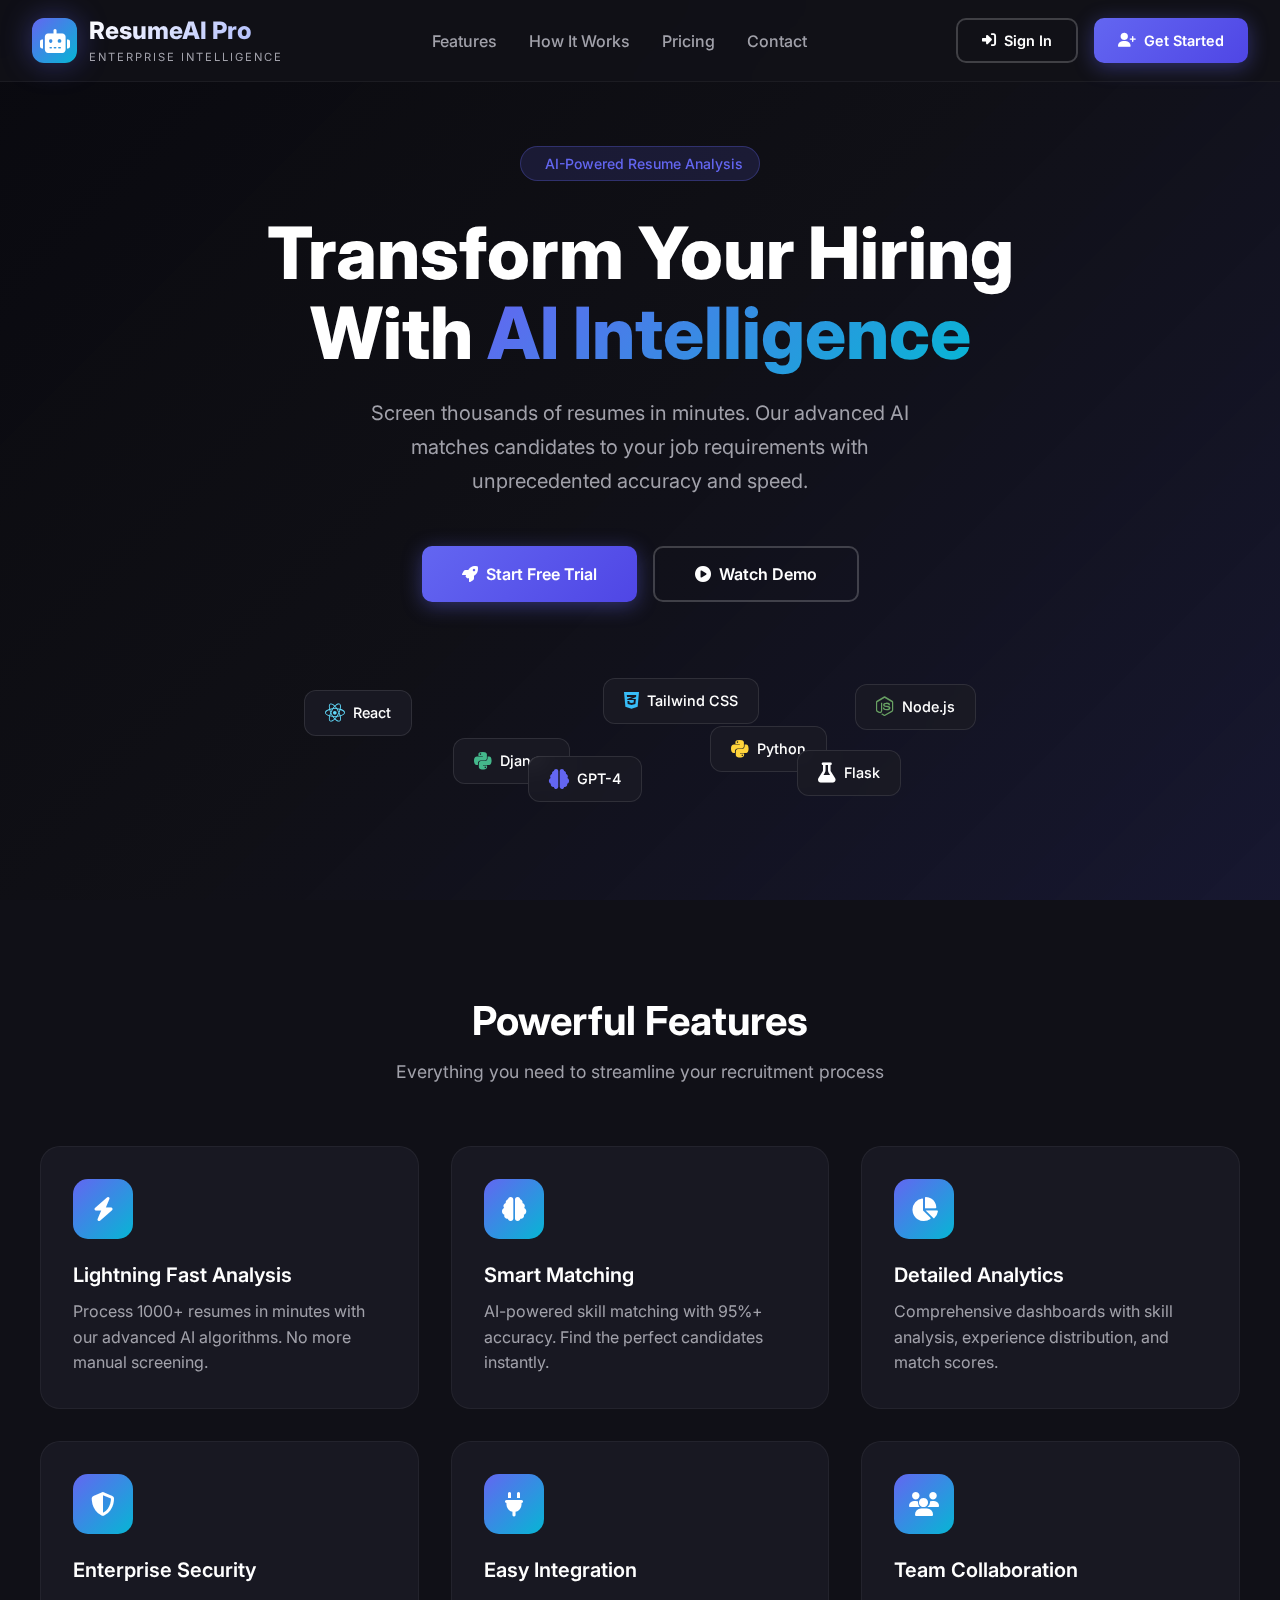
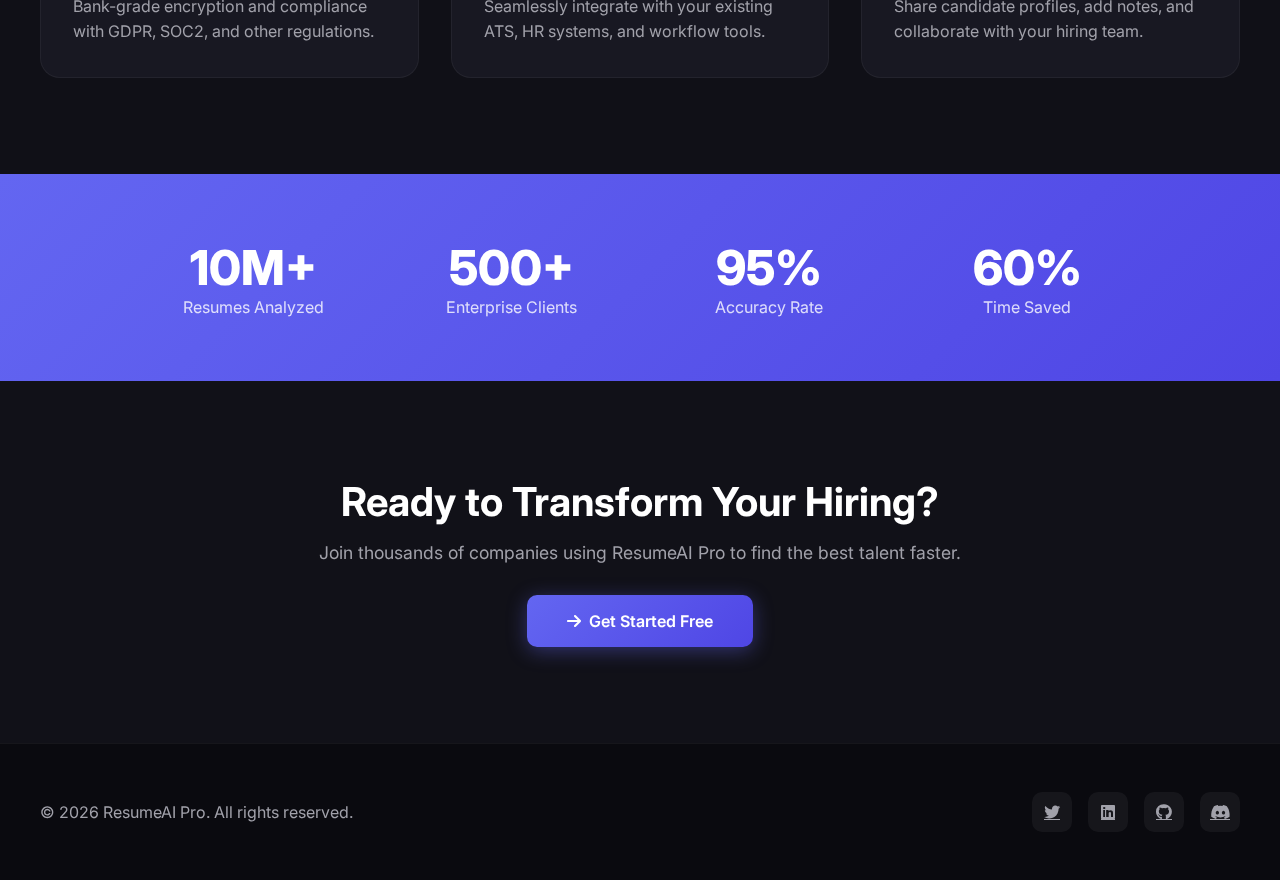
<file: Resume Analyzer/templates/landing.html>
<!DOCTYPE html>
<html lang="en">
<head>
    <meta charset="UTF-8">
    <meta name="viewport" content="width=device-width, initial-scale=1.0">
    <title>ResumeAI Pro | AI-Powered Resume Intelligence Platform</title>
    <link rel="preconnect" href="https://fonts.googleapis.com">
    <link rel="preconnect" href="https://fonts.gstatic.com" crossorigin>
    <link href="https://fonts.googleapis.com/css2?family=Inter:wght@300;400;500;600;700;800;900&family=JetBrains+Mono:wght@400;500;600&family=Playfair+Display:wght@700&display=swap" rel="stylesheet">
    <link rel="stylesheet" href="https://cdnjs.cloudflare.com/ajax/libs/font-awesome/6.5.1/css/all.min.css">
    <style>
        * {
            margin: 0;
            padding: 0;
            box-sizing: border-box;
        }

        :root {
            --primary: #6366f1;
            --primary-dark: #4f46e5;
            --accent: #06b6d4;
            --success: #22c55e;
            --warning: #f59e0b;
            --danger: #ef4444;
            --dark: #0a0a0f;
            --surface: #111118;
            --card: rgba(26, 26, 36, 0.9);
            --text: #ffffff;
            --text-muted: #a1a1aa;
        }

        body {
            font-family: 'Inter', -apple-system, BlinkMacSystemFont, 'Segoe UI', Roboto, sans-serif;
            background: var(--dark);
            color: var(--text);
            min-height: 100vh;
            overflow-x: hidden;
        }

        /* Hero Background */
        .hero-bg {
            position: fixed;
            top: 0;
            left: 0;
            width: 100%;
            height: 100%;
            background-image: url('https://st3.depositphotos.com/1177973/18503/i/450/depositphotos_185036632-stock-photo-woman-resume-form-table-job.jpg');
            background-size: cover;
            background-position: center;
            background-attachment: fixed;
            z-index: -2;
        }

        .hero-overlay {
            position: fixed;
            top: 0;
            left: 0;
            width: 100%;
            height: 100%;
            background: linear-gradient(135deg, rgba(10, 10, 15, 0.92) 0%, rgba(17, 17, 24, 0.88) 50%, rgba(99, 102, 241, 0.15) 100%);
            z-index: -1;
        }

        /* Navigation */
        .navbar {
            position: fixed;
            top: 0;
            left: 0;
            right: 0;
            padding: 1rem 2rem;
            display: flex;
            justify-content: space-between;
            align-items: center;
            z-index: 1000;
            backdrop-filter: blur(20px);
            background: rgba(17, 17, 24, 0.8);
            border-bottom: 1px solid rgba(255, 255, 255, 0.05);
        }

        .logo {
            display: flex;
            align-items: center;
            gap: 0.75rem;
        }

        .logo-icon {
            width: 45px;
            height: 45px;
            background: linear-gradient(135deg, var(--primary), var(--accent));
            border-radius: 12px;
            display: flex;
            align-items: center;
            justify-content: center;
            font-size: 1.5rem;
            box-shadow: 0 0 30px rgba(99, 102, 241, 0.4);
        }

        .logo-text h1 {
            font-size: 1.5rem;
            font-weight: 800;
            background: linear-gradient(135deg, #fff, #a5b4fc);
            -webkit-background-clip: text;
            background-clip: text;
            -webkit-text-fill-color: transparent;
            color: transparent;
        }

        .logo-text span {
            font-size: 0.7rem;
            color: var(--text-muted);
            letter-spacing: 2px;
            text-transform: uppercase;
        }

        .nav-links {
            display: flex;
            align-items: center;
            gap: 2rem;
        }

        .nav-links a {
            color: var(--text-muted);
            text-decoration: none;
            font-weight: 500;
            transition: color 0.3s;
        }

        .nav-links a:hover {
            color: var(--text);
        }

        .nav-buttons {
            display: flex;
            gap: 1rem;
        }

        .btn {
            padding: 0.75rem 1.5rem;
            border-radius: 10px;
            font-weight: 600;
            font-size: 0.9rem;
            cursor: pointer;
            transition: all 0.3s;
            text-decoration: none;
            display: inline-flex;
            align-items: center;
            gap: 0.5rem;
            border: none;
        }

        .btn-outline {
            background: transparent;
            border: 2px solid rgba(255, 255, 255, 0.2);
            color: var(--text);
        }

        .btn-outline:hover {
            border-color: var(--primary);
            background: rgba(99, 102, 241, 0.1);
        }

        .btn-primary {
            background: linear-gradient(135deg, var(--primary), var(--primary-dark));
            color: white;
            box-shadow: 0 4px 20px rgba(99, 102, 241, 0.4);
        }

        .btn-primary:hover {
            transform: translateY(-2px);
            box-shadow: 0 6px 30px rgba(99, 102, 241, 0.5);
        }

        /* Hero Section */
        .hero {
            min-height: 100vh;
            display: flex;
            align-items: center;
            justify-content: center;
            padding: 6rem 2rem 4rem;
        }

        .hero-content {
            max-width: 1200px;
            text-align: center;
        }

        .hero-badge {
            display: inline-flex;
            align-items: center;
            gap: 0.5rem;
            padding: 0.5rem 1rem;
            background: rgba(99, 102, 241, 0.15);
            border: 1px solid rgba(99, 102, 241, 0.3);
            border-radius: 50px;
            color: var(--primary);
            font-size: 0.875rem;
            font-weight: 500;
            margin-bottom: 2rem;
            animation: fadeInUp 0.6s ease;
        }

        .hero-title {
            font-size: clamp(2.5rem, 6vw, 4.5rem);
            font-weight: 800;
            line-height: 1.1;
            margin-bottom: 1.5rem;
            animation: fadeInUp 0.6s ease 0.1s both;
        }

        .hero-title span {
            background: linear-gradient(135deg, var(--primary), var(--accent));
            -webkit-background-clip: text;
            background-clip: text;
            -webkit-text-fill-color: transparent;
            color: transparent;
        }

        .hero-subtitle {
            font-size: 1.25rem;
            color: var(--text-muted);
            max-width: 600px;
            margin: 0 auto 3rem;
            line-height: 1.7;
            animation: fadeInUp 0.6s ease 0.2s both;
        }

        .hero-cta {
            display: flex;
            justify-content: center;
            gap: 1rem;
            margin-bottom: 4rem;
            animation: fadeInUp 0.6s ease 0.3s both;
        }

        .btn-large {
            padding: 1rem 2.5rem;
            font-size: 1rem;
        }

        /* Floating Tech Badges */
        .floating-badges {
            position: relative;
            height: 120px;
            margin-top: 2rem;
            animation: fadeInUp 0.6s ease 0.4s both;
        }

        .tech-badge {
            position: absolute;
            padding: 0.75rem 1.25rem;
            background: var(--card);
            border: 1px solid rgba(255, 255, 255, 0.1);
            border-radius: 12px;
            display: flex;
            align-items: center;
            gap: 0.5rem;
            font-weight: 500;
            font-size: 0.9rem;
            backdrop-filter: blur(10px);
            animation: float 3s ease-in-out infinite;
            cursor: pointer;
            transition: all 0.3s;
        }

        .tech-badge:hover {
            transform: scale(1.1);
            border-color: var(--primary);
            box-shadow: 0 0 20px rgba(99, 102, 241, 0.3);
        }

        .tech-badge i {
            font-size: 1.25rem;
        }

        .tech-badge.react { left: 5%; top: 20%; animation-delay: 0s; }
        .tech-badge.react i { color: #61dafb; }
        
        .tech-badge.django { left: 25%; top: 60%; animation-delay: 0.5s; }
        .tech-badge.django i { color: #44b78b; }
        
        .tech-badge.tailwind { left: 45%; top: 10%; animation-delay: 1s; }
        .tech-badge.tailwind i { color: #38bdf8; }
        
        .tech-badge.python { right: 25%; top: 50%; animation-delay: 1.5s; }
        .tech-badge.python i { color: #ffd43b; }
        
        .tech-badge.nodejs { right: 5%; top: 15%; animation-delay: 2s; }
        .tech-badge.nodejs i { color: #68a063; }

        .tech-badge.ai { left: 35%; top: 75%; animation-delay: 0.7s; }
        .tech-badge.ai i { color: var(--primary); }

        .tech-badge.flask { right: 15%; top: 70%; animation-delay: 1.2s; }
        .tech-badge.flask i { color: #ffffff; }

        @keyframes float {
            0%, 100% { transform: translateY(0); }
            50% { transform: translateY(-15px); }
        }

        /* Features Section */
        .features {
            padding: 6rem 2rem;
            background: rgba(17, 17, 24, 0.95);
        }

        .section-header {
            text-align: center;
            margin-bottom: 4rem;
        }

        .section-header h2 {
            font-size: 2.5rem;
            font-weight: 700;
            margin-bottom: 1rem;
        }

        .section-header p {
            color: var(--text-muted);
            font-size: 1.1rem;
            max-width: 600px;
            margin: 0 auto;
        }

        .features-grid {
            display: grid;
            grid-template-columns: repeat(auto-fit, minmax(300px, 1fr));
            gap: 2rem;
            max-width: 1200px;
            margin: 0 auto;
        }

        .feature-card {
            background: var(--card);
            border: 1px solid rgba(255, 255, 255, 0.05);
            border-radius: 20px;
            padding: 2rem;
            transition: all 0.3s;
        }

        .feature-card:hover {
            transform: translateY(-5px);
            border-color: rgba(99, 102, 241, 0.3);
            box-shadow: 0 20px 40px rgba(0, 0, 0, 0.3);
        }

        .feature-icon {
            width: 60px;
            height: 60px;
            background: linear-gradient(135deg, var(--primary), var(--accent));
            border-radius: 15px;
            display: flex;
            align-items: center;
            justify-content: center;
            font-size: 1.5rem;
            margin-bottom: 1.5rem;
        }

        .feature-card h3 {
            font-size: 1.25rem;
            font-weight: 600;
            margin-bottom: 0.75rem;
        }

        .feature-card p {
            color: var(--text-muted);
            line-height: 1.6;
        }

        /* Stats Section */
        .stats {
            padding: 4rem 2rem;
            background: linear-gradient(135deg, var(--primary), var(--primary-dark));
        }

        .stats-grid {
            display: grid;
            grid-template-columns: repeat(4, 1fr);
            gap: 2rem;
            max-width: 1000px;
            margin: 0 auto;
        }

        .stat-item {
            text-align: center;
        }

        .stat-number {
            font-size: 3rem;
            font-weight: 800;
            display: block;
        }

        .stat-label {
            color: rgba(255, 255, 255, 0.8);
            font-size: 1rem;
        }

        /* CTA Section */
        .cta {
            padding: 6rem 2rem;
            text-align: center;
            background: var(--surface);
        }

        .cta h2 {
            font-size: 2.5rem;
            font-weight: 700;
            margin-bottom: 1rem;
        }

        .cta p {
            color: var(--text-muted);
            font-size: 1.1rem;
            margin-bottom: 2rem;
        }

        /* Footer */
        .footer {
            padding: 3rem 2rem;
            background: var(--dark);
            border-top: 1px solid rgba(255, 255, 255, 0.05);
        }

        .footer-content {
            max-width: 1200px;
            margin: 0 auto;
            display: flex;
            justify-content: space-between;
            align-items: center;
        }

        .footer p {
            color: var(--text-muted);
        }

        .social-links {
            display: flex;
            gap: 1rem;
        }

        .social-links a {
            width: 40px;
            height: 40px;
            background: rgba(255, 255, 255, 0.05);
            border-radius: 10px;
            display: flex;
            align-items: center;
            justify-content: center;
            color: var(--text-muted);
            transition: all 0.3s;
        }

        .social-links a:hover {
            background: var(--primary);
            color: white;
        }

        /* Animations */
        @keyframes fadeInUp {
            from {
                opacity: 0;
                transform: translateY(30px);
            }
            to {
                opacity: 1;
                transform: translateY(0);
            }
        }

        /* Responsive */
        @media (max-width: 768px) {
            .nav-links {
                display: none;
            }

            .hero-title {
                font-size: 2.5rem;
            }

            .hero-cta {
                flex-direction: column;
            }

            .floating-badges {
                display: none;
            }

            .stats-grid {
                grid-template-columns: repeat(2, 1fr);
            }

            .footer-content {
                flex-direction: column;
                gap: 1rem;
                text-align: center;
            }
        }
    </style>
</head>
<body>
    <div class="hero-bg"></div>
    <div class="hero-overlay"></div>

    <!-- Navigation -->
    <nav class="navbar">
        <div class="logo">
            <div class="logo-icon">
                <i class="fas fa-robot"></i>
            </div>
            <div class="logo-text">
                <h1>ResumeAI Pro</h1>
                <span>Enterprise Intelligence</span>
            </div>
        </div>

        <div class="nav-links">
            <a href="#features">Features</a>
            <a href="#how-it-works">How It Works</a>
            <a href="#pricing">Pricing</a>
            <a href="#contact">Contact</a>
        </div>

        <div class="nav-buttons">
            <a href="/login" class="btn btn-outline">
                <i class="fas fa-sign-in-alt"></i>
                Sign In
            </a>
            <a href="/signup" class="btn btn-primary">
                <i class="fas fa-user-plus"></i>
                Get Started
            </a>
        </div>
    </nav>

    <!-- Hero Section -->
    <section class="hero">
        <div class="hero-content">
            <div class="hero-badge">
                <i class="fas fa-sparkles"></i>
                AI-Powered Resume Analysis
            </div>
            
            <h1 class="hero-title">
                Transform Your Hiring<br>
                With <span>AI Intelligence</span>
            </h1>
            
            <p class="hero-subtitle">
                Screen thousands of resumes in minutes. Our advanced AI matches candidates 
                to your job requirements with unprecedented accuracy and speed.
            </p>
            
            <div class="hero-cta">
                <a href="/signup" class="btn btn-primary btn-large">
                    <i class="fas fa-rocket"></i>
                    Start Free Trial
                </a>
                <a href="#demo" class="btn btn-outline btn-large">
                    <i class="fas fa-play-circle"></i>
                    Watch Demo
                </a>
            </div>

            <!-- Floating Tech Badges -->
            <div class="floating-badges">
                <div class="tech-badge react">
                    <i class="fab fa-react"></i>
                    React
                </div>
                <div class="tech-badge django">
                    <i class="fab fa-python"></i>
                    Django
                </div>
                <div class="tech-badge tailwind">
                    <i class="fab fa-css3-alt"></i>
                    Tailwind CSS
                </div>
                <div class="tech-badge python">
                    <i class="fab fa-python"></i>
                    Python
                </div>
                <div class="tech-badge nodejs">
                    <i class="fab fa-node-js"></i>
                    Node.js
                </div>
                <div class="tech-badge ai">
                    <i class="fas fa-brain"></i>
                    GPT-4
                </div>
                <div class="tech-badge flask">
                    <i class="fas fa-flask"></i>
                    Flask
                </div>
            </div>
        </div>
    </section>

    <!-- Features Section -->
    <section class="features" id="features">
        <div class="section-header">
            <h2>Powerful Features</h2>
            <p>Everything you need to streamline your recruitment process</p>
        </div>

        <div class="features-grid">
            <div class="feature-card">
                <div class="feature-icon">
                    <i class="fas fa-bolt"></i>
                </div>
                <h3>Lightning Fast Analysis</h3>
                <p>Process 1000+ resumes in minutes with our advanced AI algorithms. No more manual screening.</p>
            </div>

            <div class="feature-card">
                <div class="feature-icon">
                    <i class="fas fa-brain"></i>
                </div>
                <h3>Smart Matching</h3>
                <p>AI-powered skill matching with 95%+ accuracy. Find the perfect candidates instantly.</p>
            </div>

            <div class="feature-card">
                <div class="feature-icon">
                    <i class="fas fa-chart-pie"></i>
                </div>
                <h3>Detailed Analytics</h3>
                <p>Comprehensive dashboards with skill analysis, experience distribution, and match scores.</p>
            </div>

            <div class="feature-card">
                <div class="feature-icon">
                    <i class="fas fa-shield-alt"></i>
                </div>
                <h3>Enterprise Security</h3>
                <p>Bank-grade encryption and compliance with GDPR, SOC2, and other regulations.</p>
            </div>

            <div class="feature-card">
                <div class="feature-icon">
                    <i class="fas fa-plug"></i>
                </div>
                <h3>Easy Integration</h3>
                <p>Seamlessly integrate with your existing ATS, HR systems, and workflow tools.</p>
            </div>

            <div class="feature-card">
                <div class="feature-icon">
                    <i class="fas fa-users"></i>
                </div>
                <h3>Team Collaboration</h3>
                <p>Share candidate profiles, add notes, and collaborate with your hiring team.</p>
            </div>
        </div>
    </section>

    <!-- Stats Section -->
    <section class="stats">
        <div class="stats-grid">
            <div class="stat-item">
                <span class="stat-number">10M+</span>
                <span class="stat-label">Resumes Analyzed</span>
            </div>
            <div class="stat-item">
                <span class="stat-number">500+</span>
                <span class="stat-label">Enterprise Clients</span>
            </div>
            <div class="stat-item">
                <span class="stat-number">95%</span>
                <span class="stat-label">Accuracy Rate</span>
            </div>
            <div class="stat-item">
                <span class="stat-number">60%</span>
                <span class="stat-label">Time Saved</span>
            </div>
        </div>
    </section>

    <!-- CTA Section -->
    <section class="cta">
        <h2>Ready to Transform Your Hiring?</h2>
        <p>Join thousands of companies using ResumeAI Pro to find the best talent faster.</p>
        <a href="/signup" class="btn btn-primary btn-large">
            <i class="fas fa-arrow-right"></i>
            Get Started Free
        </a>
    </section>

    <!-- Footer -->
    <footer class="footer">
        <div class="footer-content">
            <p>&copy; 2026 ResumeAI Pro. All rights reserved.</p>
            <div class="social-links">
                <a href="#"><i class="fab fa-twitter"></i></a>
                <a href="#"><i class="fab fa-linkedin"></i></a>
                <a href="#"><i class="fab fa-github"></i></a>
                <a href="#"><i class="fab fa-discord"></i></a>
            </div>
        </div>
    </footer>
</body>
</html>
</file>
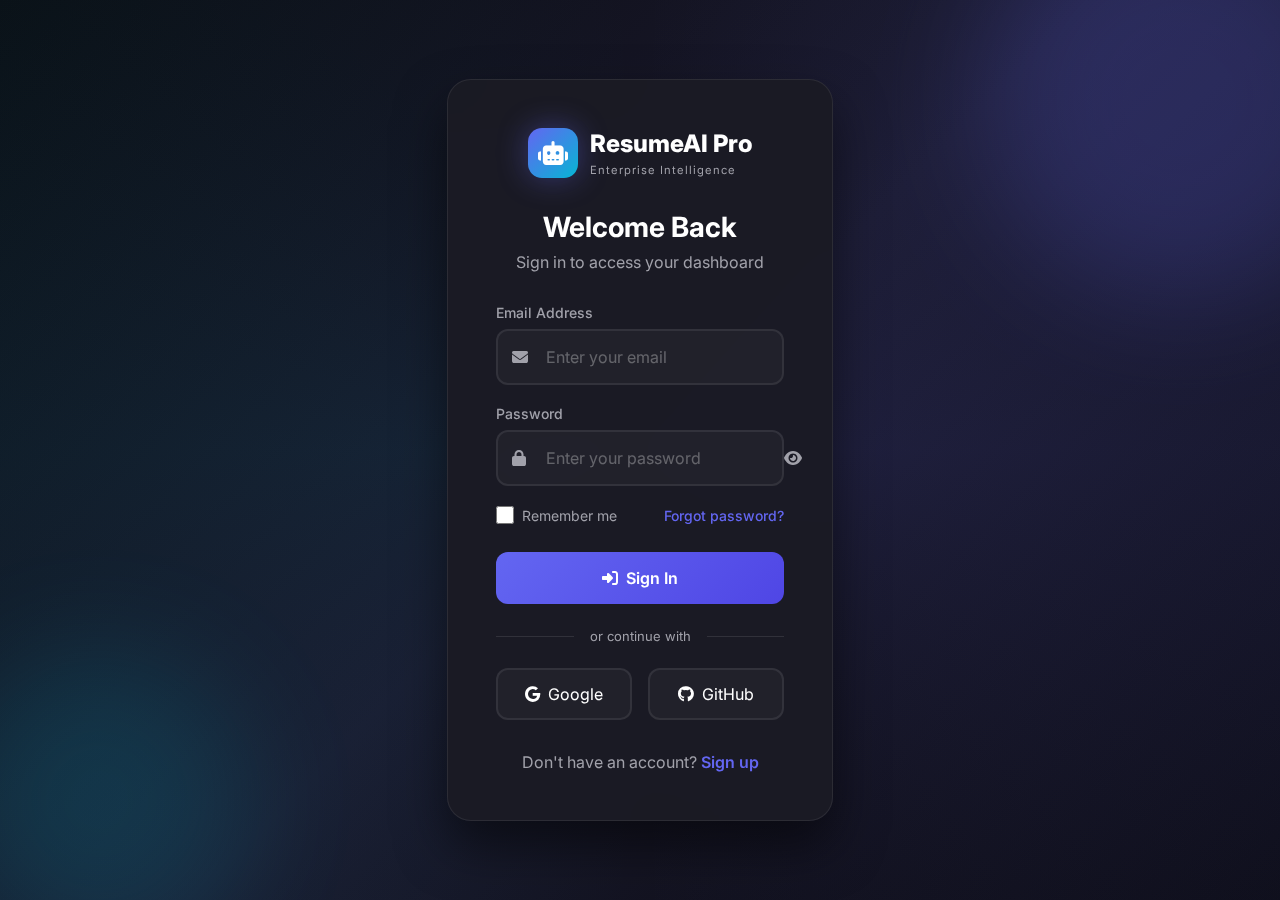
<file: Resume Analyzer/templates/login.html>
<!DOCTYPE html>
<html lang="en">
<head>
    <meta charset="UTF-8">
    <meta name="viewport" content="width=device-width, initial-scale=1.0">
    <title>Sign In | ResumeAI Pro</title>
    <link rel="preconnect" href="https://fonts.googleapis.com">
    <link rel="preconnect" href="https://fonts.gstatic.com" crossorigin>
    <link href="https://fonts.googleapis.com/css2?family=Inter:wght@300;400;500;600;700;800&display=swap" rel="stylesheet">
    <link rel="stylesheet" href="https://cdnjs.cloudflare.com/ajax/libs/font-awesome/6.5.1/css/all.min.css">
    <style>
        * {
            margin: 0;
            padding: 0;
            box-sizing: border-box;
        }

        :root {
            --primary: #6366f1;
            --primary-dark: #4f46e5;
            --accent: #06b6d4;
            --success: #22c55e;
            --danger: #ef4444;
            --dark: #0a0a0f;
            --surface: #111118;
            --card: rgba(26, 26, 36, 0.95);
            --text: #ffffff;
            --text-muted: #a1a1aa;
        }

        body {
            font-family: 'Inter', sans-serif;
            background: var(--dark);
            color: var(--text);
            min-height: 100vh;
            display: flex;
            align-items: center;
            justify-content: center;
            overflow: hidden;
        }

        /* Background */
        .auth-bg {
            position: fixed;
            top: 0;
            left: 0;
            width: 100%;
            height: 100%;
            background: linear-gradient(135deg, var(--dark) 0%, #1a1a2e 50%, var(--dark) 100%);
            z-index: -2;
        }

        .auth-bg::before {
            content: '';
            position: absolute;
            top: -50%;
            left: -50%;
            width: 200%;
            height: 200%;
            background: conic-gradient(from 0deg at 50% 50%, 
                transparent 0deg, 
                rgba(99, 102, 241, 0.1) 90deg, 
                transparent 180deg,
                rgba(6, 182, 212, 0.08) 270deg,
                transparent 360deg);
            animation: rotate 30s linear infinite;
        }

        @keyframes rotate {
            from { transform: rotate(0deg); }
            to { transform: rotate(360deg); }
        }

        /* Floating shapes */
        .shapes {
            position: fixed;
            inset: 0;
            z-index: -1;
            overflow: hidden;
        }

        .shape {
            position: absolute;
            border-radius: 50%;
            filter: blur(60px);
            opacity: 0.5;
        }

        .shape-1 {
            width: 400px;
            height: 400px;
            background: var(--primary);
            top: -100px;
            right: -100px;
            opacity: 0.2;
        }

        .shape-2 {
            width: 300px;
            height: 300px;
            background: var(--accent);
            bottom: -50px;
            left: -50px;
            opacity: 0.15;
        }

        /* Auth Container */
        .auth-container {
            width: 100%;
            max-width: 450px;
            padding: 2rem;
        }

        .auth-card {
            background: var(--card);
            border: 1px solid rgba(255, 255, 255, 0.08);
            border-radius: 24px;
            padding: 3rem;
            backdrop-filter: blur(20px);
            box-shadow: 0 25px 50px rgba(0, 0, 0, 0.5);
        }

        /* Logo */
        .auth-logo {
            text-align: center;
            margin-bottom: 2rem;
        }

        .auth-logo a {
            text-decoration: none;
            display: inline-flex;
            align-items: center;
            gap: 0.75rem;
        }

        .logo-icon {
            width: 50px;
            height: 50px;
            background: linear-gradient(135deg, var(--primary), var(--accent));
            border-radius: 14px;
            display: flex;
            align-items: center;
            justify-content: center;
            font-size: 1.5rem;
            color: white;
            box-shadow: 0 0 30px rgba(99, 102, 241, 0.4);
        }

        .logo-text {
            text-align: left;
        }

        .logo-text h1 {
            font-size: 1.5rem;
            font-weight: 800;
            color: var(--text);
        }

        .logo-text span {
            font-size: 0.7rem;
            color: var(--text-muted);
            letter-spacing: 1px;
        }

        /* Auth Header */
        .auth-header {
            text-align: center;
            margin-bottom: 2rem;
        }

        .auth-header h2 {
            font-size: 1.75rem;
            font-weight: 700;
            margin-bottom: 0.5rem;
        }

        .auth-header p {
            color: var(--text-muted);
        }

        /* Form */
        .auth-form {
            display: flex;
            flex-direction: column;
            gap: 1.25rem;
        }

        .form-group {
            position: relative;
        }

        .form-group label {
            display: block;
            font-size: 0.875rem;
            font-weight: 500;
            margin-bottom: 0.5rem;
            color: var(--text-muted);
        }

        .input-wrapper {
            position: relative;
        }

        .input-wrapper i {
            position: absolute;
            left: 1rem;
            top: 50%;
            transform: translateY(-50%);
            color: var(--text-muted);
            font-size: 1rem;
            transition: color 0.3s;
        }

        .form-input {
            width: 100%;
            padding: 1rem 1rem 1rem 3rem;
            background: rgba(255, 255, 255, 0.03);
            border: 2px solid rgba(255, 255, 255, 0.08);
            border-radius: 12px;
            color: var(--text);
            font-size: 1rem;
            font-family: inherit;
            transition: all 0.3s;
        }

        .form-input:focus {
            outline: none;
            border-color: var(--primary);
            background: rgba(99, 102, 241, 0.05);
        }

        .form-input:focus + i,
        .form-input:focus ~ i {
            color: var(--primary);
        }

        .form-input::placeholder {
            color: rgba(255, 255, 255, 0.3);
        }

        .password-toggle {
            position: absolute;
            right: 1rem;
            top: 50%;
            transform: translateY(-50%);
            background: none;
            border: none;
            color: var(--text-muted);
            cursor: pointer;
            font-size: 1rem;
            transition: color 0.3s;
        }

        .password-toggle:hover {
            color: var(--primary);
        }

        /* Form Options */
        .form-options {
            display: flex;
            justify-content: space-between;
            align-items: center;
            font-size: 0.875rem;
        }

        .remember-me {
            display: flex;
            align-items: center;
            gap: 0.5rem;
            color: var(--text-muted);
            cursor: pointer;
        }

        .remember-me input {
            width: 18px;
            height: 18px;
            accent-color: var(--primary);
            cursor: pointer;
        }

        .forgot-link {
            color: var(--primary);
            text-decoration: none;
            font-weight: 500;
            transition: color 0.3s;
        }

        .forgot-link:hover {
            color: var(--accent);
        }

        /* Submit Button */
        .submit-btn {
            width: 100%;
            padding: 1rem;
            background: linear-gradient(135deg, var(--primary), var(--primary-dark));
            border: none;
            border-radius: 12px;
            color: white;
            font-size: 1rem;
            font-weight: 600;
            font-family: inherit;
            cursor: pointer;
            transition: all 0.3s;
            display: flex;
            align-items: center;
            justify-content: center;
            gap: 0.5rem;
            margin-top: 0.5rem;
        }

        .submit-btn:hover {
            transform: translateY(-2px);
            box-shadow: 0 10px 30px rgba(99, 102, 241, 0.4);
        }

        .submit-btn:active {
            transform: translateY(0);
        }

        /* Divider */
        .divider {
            display: flex;
            align-items: center;
            gap: 1rem;
            margin: 1.5rem 0;
        }

        .divider::before,
        .divider::after {
            content: '';
            flex: 1;
            height: 1px;
            background: rgba(255, 255, 255, 0.1);
        }

        .divider span {
            color: var(--text-muted);
            font-size: 0.813rem;
        }

        /* Social Login */
        .social-login {
            display: grid;
            grid-template-columns: 1fr 1fr;
            gap: 1rem;
        }

        .social-btn {
            padding: 0.875rem;
            background: rgba(255, 255, 255, 0.03);
            border: 2px solid rgba(255, 255, 255, 0.08);
            border-radius: 12px;
            color: var(--text);
            font-size: 1rem;
            font-family: inherit;
            cursor: pointer;
            transition: all 0.3s;
            display: flex;
            align-items: center;
            justify-content: center;
            gap: 0.5rem;
        }

        .social-btn:hover {
            border-color: rgba(255, 255, 255, 0.2);
            background: rgba(255, 255, 255, 0.05);
        }

        .social-btn.google:hover {
            border-color: #ea4335;
            color: #ea4335;
        }

        .social-btn.github:hover {
            border-color: #ffffff;
        }

        /* Auth Footer */
        .auth-footer {
            text-align: center;
            margin-top: 2rem;
            color: var(--text-muted);
        }

        .auth-footer a {
            color: var(--primary);
            text-decoration: none;
            font-weight: 600;
            transition: color 0.3s;
        }

        .auth-footer a:hover {
            color: var(--accent);
        }

        /* Error Message */
        .error-message {
            background: rgba(239, 68, 68, 0.1);
            border: 1px solid rgba(239, 68, 68, 0.3);
            color: #fca5a5;
            padding: 0.875rem;
            border-radius: 10px;
            font-size: 0.875rem;
            display: none;
        }

        .error-message.show {
            display: flex;
            align-items: center;
            gap: 0.5rem;
        }

        /* Success Message */
        .success-message {
            background: rgba(34, 197, 94, 0.1);
            border: 1px solid rgba(34, 197, 94, 0.3);
            color: #86efac;
            padding: 0.875rem;
            border-radius: 10px;
            font-size: 0.875rem;
            display: none;
        }

        .success-message.show {
            display: flex;
            align-items: center;
            gap: 0.5rem;
        }

        /* Loading */
        .loading {
            pointer-events: none;
            opacity: 0.7;
        }

        .loading .submit-btn {
            background: var(--text-muted);
        }

        .spinner {
            width: 20px;
            height: 20px;
            border: 2px solid rgba(255, 255, 255, 0.3);
            border-top-color: white;
            border-radius: 50%;
            animation: spin 0.8s linear infinite;
        }

        @keyframes spin {
            to { transform: rotate(360deg); }
        }

        /* Responsive */
        @media (max-width: 480px) {
            .auth-card {
                padding: 2rem;
            }

            .social-login {
                grid-template-columns: 1fr;
            }
        }
    </style>
</head>
<body>
    <div class="auth-bg"></div>
    <div class="shapes">
        <div class="shape shape-1"></div>
        <div class="shape shape-2"></div>
    </div>

    <div class="auth-container">
        <div class="auth-card">
            <!-- Logo -->
            <div class="auth-logo">
                <a href="/">
                    <div class="logo-icon">
                        <i class="fas fa-robot"></i>
                    </div>
                    <div class="logo-text">
                        <h1>ResumeAI Pro</h1>
                        <span>Enterprise Intelligence</span>
                    </div>
                </a>
            </div>

            <!-- Header -->
            <div class="auth-header">
                <h2>Welcome Back</h2>
                <p>Sign in to access your dashboard</p>
            </div>

            <!-- Error/Success Messages -->
            <div class="error-message" id="errorMessage">
                <i class="fas fa-exclamation-circle"></i>
                <span id="errorText">Invalid email or password</span>
            </div>

            <div class="success-message" id="successMessage">
                <i class="fas fa-check-circle"></i>
                <span>Login successful! Redirecting...</span>
            </div>

            <!-- Form -->
            <form class="auth-form" id="loginForm">
                <div class="form-group">
                    <label for="email">Email Address</label>
                    <div class="input-wrapper">
                        <input 
                            type="email" 
                            id="email" 
                            name="email" 
                            class="form-input" 
                            placeholder="Enter your email"
                            required
                        >
                        <i class="fas fa-envelope"></i>
                    </div>
                </div>

                <div class="form-group">
                    <label for="password">Password</label>
                    <div class="input-wrapper">
                        <input 
                            type="password" 
                            id="password" 
                            name="password" 
                            class="form-input" 
                            placeholder="Enter your password"
                            required
                        >
                        <i class="fas fa-lock"></i>
                        <button type="button" class="password-toggle" onclick="togglePassword()">
                            <i class="fas fa-eye" id="toggleIcon"></i>
                        </button>
                    </div>
                </div>

                <div class="form-options">
                    <label class="remember-me">
                        <input type="checkbox" name="remember">
                        Remember me
                    </label>
                    <a href="/forgot-password" class="forgot-link">Forgot password?</a>
                </div>

                <button type="submit" class="submit-btn" id="submitBtn">
                    <i class="fas fa-sign-in-alt"></i>
                    Sign In
                </button>
            </form>

            <!-- Divider -->
            <div class="divider">
                <span>or continue with</span>
            </div>

            <!-- Social Login -->
            <div class="social-login">
                <button class="social-btn google">
                    <i class="fab fa-google"></i>
                    Google
                </button>
                <button class="social-btn github">
                    <i class="fab fa-github"></i>
                    GitHub
                </button>
            </div>

            <!-- Footer -->
            <div class="auth-footer">
                Don't have an account? <a href="/signup">Sign up</a>
            </div>
        </div>
    </div>

    <script>
        function togglePassword() {
            const passwordInput = document.getElementById('password');
            const toggleIcon = document.getElementById('toggleIcon');
            
            if (passwordInput.type === 'password') {
                passwordInput.type = 'text';
                toggleIcon.classList.remove('fa-eye');
                toggleIcon.classList.add('fa-eye-slash');
            } else {
                passwordInput.type = 'password';
                toggleIcon.classList.remove('fa-eye-slash');
                toggleIcon.classList.add('fa-eye');
            }
        }

        document.getElementById('loginForm').addEventListener('submit', async function(e) {
            e.preventDefault();
            
            const email = document.getElementById('email').value;
            const password = document.getElementById('password').value;
            const submitBtn = document.getElementById('submitBtn');
            const errorMessage = document.getElementById('errorMessage');
            const successMessage = document.getElementById('successMessage');
            
            // Hide messages
            errorMessage.classList.remove('show');
            successMessage.classList.remove('show');
            
            // Show loading state
            submitBtn.innerHTML = '<div class="spinner"></div> Signing in...';
            submitBtn.disabled = true;
            
            try {
                const response = await fetch('/api/auth/login', {
                    method: 'POST',
                    headers: {
                        'Content-Type': 'application/json'
                    },
                    body: JSON.stringify({ email, password })
                });
                
                const data = await response.json();
                
                if (data.success) {
                    successMessage.classList.add('show');
                    localStorage.setItem('user', JSON.stringify(data.user));
                    localStorage.setItem('token', data.token);
                    
                    setTimeout(() => {
                        window.location.href = '/dashboard';
                    }, 1000);
                } else {
                    document.getElementById('errorText').textContent = data.message || 'Invalid email or password';
                    errorMessage.classList.add('show');
                    submitBtn.innerHTML = '<i class="fas fa-sign-in-alt"></i> Sign In';
                    submitBtn.disabled = false;
                }
            } catch (error) {
                document.getElementById('errorText').textContent = 'Network error. Please try again.';
                errorMessage.classList.add('show');
                submitBtn.innerHTML = '<i class="fas fa-sign-in-alt"></i> Sign In';
                submitBtn.disabled = false;
            }
        });
    </script>
</body>
</html>
</file>
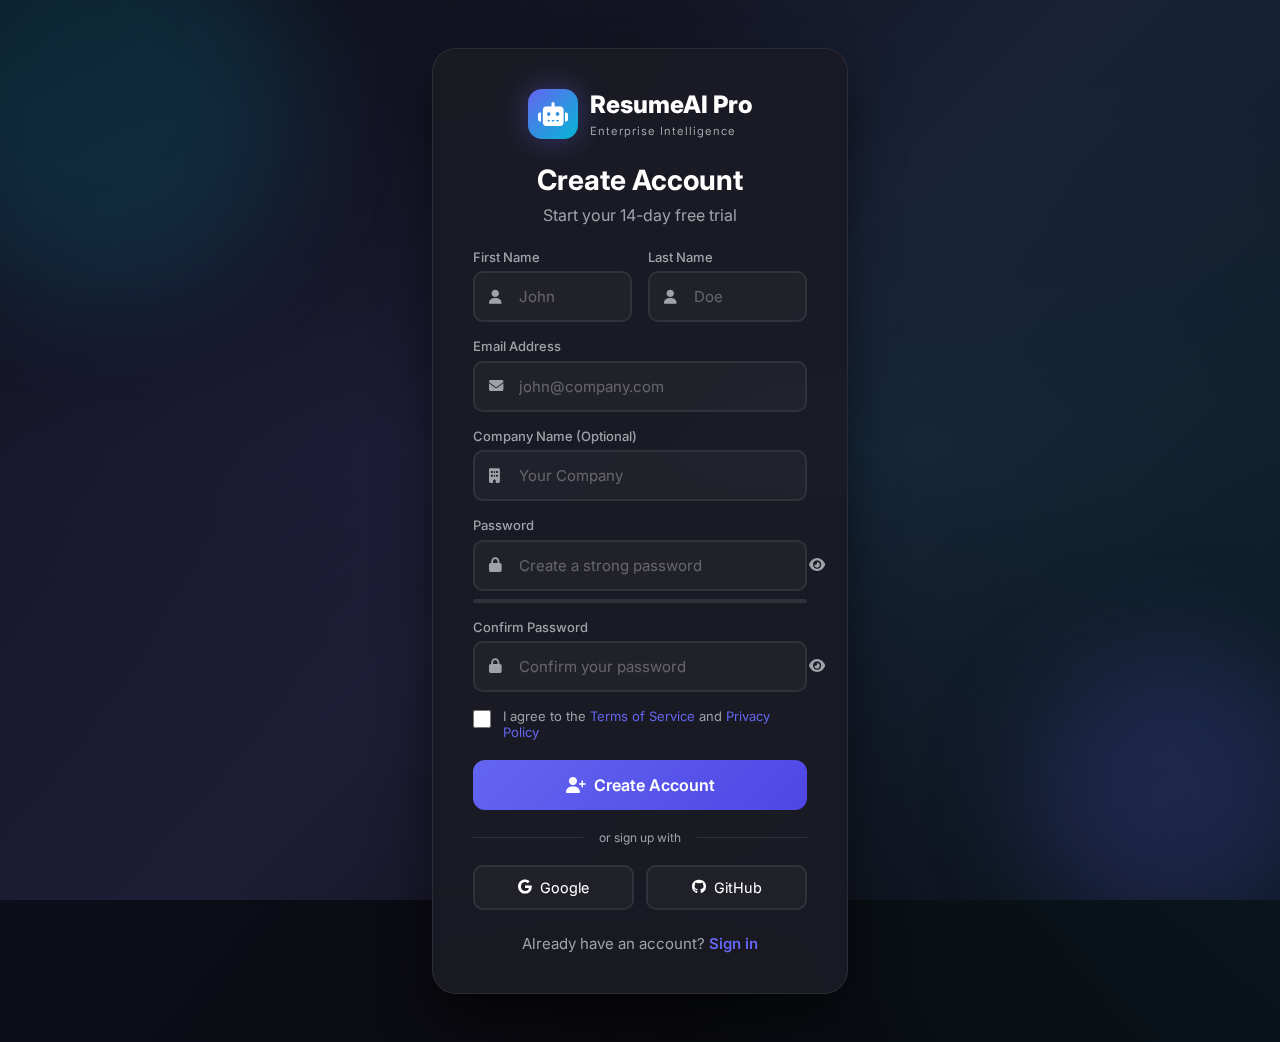
<file: Resume Analyzer/templates/signup.html>
<!DOCTYPE html>
<html lang="en">
<head>
    <meta charset="UTF-8">
    <meta name="viewport" content="width=device-width, initial-scale=1.0">
    <title>Sign Up | ResumeAI Pro</title>
    <link rel="preconnect" href="https://fonts.googleapis.com">
    <link rel="preconnect" href="https://fonts.gstatic.com" crossorigin>
    <link href="https://fonts.googleapis.com/css2?family=Inter:wght@300;400;500;600;700;800&display=swap" rel="stylesheet">
    <link rel="stylesheet" href="https://cdnjs.cloudflare.com/ajax/libs/font-awesome/6.5.1/css/all.min.css">
    <style>
        * {
            margin: 0;
            padding: 0;
            box-sizing: border-box;
        }

        :root {
            --primary: #6366f1;
            --primary-dark: #4f46e5;
            --accent: #06b6d4;
            --success: #22c55e;
            --danger: #ef4444;
            --dark: #0a0a0f;
            --surface: #111118;
            --card: rgba(26, 26, 36, 0.95);
            --text: #ffffff;
            --text-muted: #a1a1aa;
        }

        body {
            font-family: 'Inter', sans-serif;
            background: var(--dark);
            color: var(--text);
            min-height: 100vh;
            display: flex;
            align-items: center;
            justify-content: center;
            overflow: hidden;
            padding: 2rem 0;
        }

        /* Background */
        .auth-bg {
            position: fixed;
            top: 0;
            left: 0;
            width: 100%;
            height: 100%;
            background: linear-gradient(135deg, var(--dark) 0%, #1a1a2e 50%, var(--dark) 100%);
            z-index: -2;
        }

        .auth-bg::before {
            content: '';
            position: absolute;
            top: -50%;
            left: -50%;
            width: 200%;
            height: 200%;
            background: conic-gradient(from 0deg at 50% 50%, 
                transparent 0deg, 
                rgba(6, 182, 212, 0.1) 90deg, 
                transparent 180deg,
                rgba(99, 102, 241, 0.08) 270deg,
                transparent 360deg);
            animation: rotate 30s linear infinite;
        }

        @keyframes rotate {
            from { transform: rotate(0deg); }
            to { transform: rotate(360deg); }
        }

        /* Floating shapes */
        .shapes {
            position: fixed;
            inset: 0;
            z-index: -1;
            overflow: hidden;
        }

        .shape {
            position: absolute;
            border-radius: 50%;
            filter: blur(60px);
        }

        .shape-1 {
            width: 400px;
            height: 400px;
            background: var(--accent);
            top: -100px;
            left: -100px;
            opacity: 0.15;
        }

        .shape-2 {
            width: 300px;
            height: 300px;
            background: var(--primary);
            bottom: -50px;
            right: -50px;
            opacity: 0.2;
        }

        /* Auth Container */
        .auth-container {
            width: 100%;
            max-width: 480px;
            padding: 1rem 2rem;
        }

        .auth-card {
            background: var(--card);
            border: 1px solid rgba(255, 255, 255, 0.08);
            border-radius: 24px;
            padding: 2.5rem;
            backdrop-filter: blur(20px);
            box-shadow: 0 25px 50px rgba(0, 0, 0, 0.5);
        }

        /* Logo */
        .auth-logo {
            text-align: center;
            margin-bottom: 1.5rem;
        }

        .auth-logo a {
            text-decoration: none;
            display: inline-flex;
            align-items: center;
            gap: 0.75rem;
        }

        .logo-icon {
            width: 50px;
            height: 50px;
            background: linear-gradient(135deg, var(--primary), var(--accent));
            border-radius: 14px;
            display: flex;
            align-items: center;
            justify-content: center;
            font-size: 1.5rem;
            color: white;
            box-shadow: 0 0 30px rgba(99, 102, 241, 0.4);
        }

        .logo-text {
            text-align: left;
        }

        .logo-text h1 {
            font-size: 1.5rem;
            font-weight: 800;
            color: var(--text);
        }

        .logo-text span {
            font-size: 0.7rem;
            color: var(--text-muted);
            letter-spacing: 1px;
        }

        /* Auth Header */
        .auth-header {
            text-align: center;
            margin-bottom: 1.5rem;
        }

        .auth-header h2 {
            font-size: 1.75rem;
            font-weight: 700;
            margin-bottom: 0.5rem;
        }

        .auth-header p {
            color: var(--text-muted);
        }

        /* Form */
        .auth-form {
            display: flex;
            flex-direction: column;
            gap: 1rem;
        }

        .form-row {
            display: grid;
            grid-template-columns: 1fr 1fr;
            gap: 1rem;
        }

        .form-group {
            position: relative;
        }

        .form-group label {
            display: block;
            font-size: 0.813rem;
            font-weight: 500;
            margin-bottom: 0.4rem;
            color: var(--text-muted);
        }

        .input-wrapper {
            position: relative;
        }

        .input-wrapper i {
            position: absolute;
            left: 1rem;
            top: 50%;
            transform: translateY(-50%);
            color: var(--text-muted);
            font-size: 0.9rem;
            transition: color 0.3s;
        }

        .form-input {
            width: 100%;
            padding: 0.875rem 0.875rem 0.875rem 2.75rem;
            background: rgba(255, 255, 255, 0.03);
            border: 2px solid rgba(255, 255, 255, 0.08);
            border-radius: 10px;
            color: var(--text);
            font-size: 0.938rem;
            font-family: inherit;
            transition: all 0.3s;
        }

        .form-input:focus {
            outline: none;
            border-color: var(--primary);
            background: rgba(99, 102, 241, 0.05);
        }

        .form-input:focus + i,
        .form-input:focus ~ i {
            color: var(--primary);
        }

        .form-input::placeholder {
            color: rgba(255, 255, 255, 0.3);
        }

        .password-toggle {
            position: absolute;
            right: 0.875rem;
            top: 50%;
            transform: translateY(-50%);
            background: none;
            border: none;
            color: var(--text-muted);
            cursor: pointer;
            font-size: 0.9rem;
            transition: color 0.3s;
        }

        .password-toggle:hover {
            color: var(--primary);
        }

        /* Password Strength */
        .password-strength {
            margin-top: 0.5rem;
        }

        .strength-bar {
            height: 4px;
            background: rgba(255, 255, 255, 0.1);
            border-radius: 2px;
            overflow: hidden;
        }

        .strength-fill {
            height: 100%;
            width: 0%;
            transition: all 0.3s;
        }

        .strength-fill.weak { width: 33%; background: var(--danger); }
        .strength-fill.medium { width: 66%; background: var(--warning); }
        .strength-fill.strong { width: 100%; background: var(--success); }

        .strength-text {
            font-size: 0.75rem;
            margin-top: 0.25rem;
            color: var(--text-muted);
        }

        /* Terms */
        .terms-check {
            display: flex;
            align-items: flex-start;
            gap: 0.75rem;
            font-size: 0.813rem;
            color: var(--text-muted);
        }

        .terms-check input {
            width: 18px;
            height: 18px;
            accent-color: var(--primary);
            cursor: pointer;
            flex-shrink: 0;
            margin-top: 2px;
        }

        .terms-check a {
            color: var(--primary);
            text-decoration: none;
        }

        .terms-check a:hover {
            text-decoration: underline;
        }

        /* Submit Button */
        .submit-btn {
            width: 100%;
            padding: 0.938rem;
            background: linear-gradient(135deg, var(--primary), var(--primary-dark));
            border: none;
            border-radius: 12px;
            color: white;
            font-size: 1rem;
            font-weight: 600;
            font-family: inherit;
            cursor: pointer;
            transition: all 0.3s;
            display: flex;
            align-items: center;
            justify-content: center;
            gap: 0.5rem;
            margin-top: 0.25rem;
        }

        .submit-btn:hover {
            transform: translateY(-2px);
            box-shadow: 0 10px 30px rgba(99, 102, 241, 0.4);
        }

        .submit-btn:active {
            transform: translateY(0);
        }

        /* Divider */
        .divider {
            display: flex;
            align-items: center;
            gap: 1rem;
            margin: 1.25rem 0;
        }

        .divider::before,
        .divider::after {
            content: '';
            flex: 1;
            height: 1px;
            background: rgba(255, 255, 255, 0.1);
        }

        .divider span {
            color: var(--text-muted);
            font-size: 0.75rem;
        }

        /* Social Login */
        .social-login {
            display: grid;
            grid-template-columns: 1fr 1fr;
            gap: 0.75rem;
        }

        .social-btn {
            padding: 0.75rem;
            background: rgba(255, 255, 255, 0.03);
            border: 2px solid rgba(255, 255, 255, 0.08);
            border-radius: 10px;
            color: var(--text);
            font-size: 0.9rem;
            font-family: inherit;
            cursor: pointer;
            transition: all 0.3s;
            display: flex;
            align-items: center;
            justify-content: center;
            gap: 0.5rem;
        }

        .social-btn:hover {
            border-color: rgba(255, 255, 255, 0.2);
            background: rgba(255, 255, 255, 0.05);
        }

        .social-btn.google:hover {
            border-color: #ea4335;
            color: #ea4335;
        }

        .social-btn.github:hover {
            border-color: #ffffff;
        }

        /* Auth Footer */
        .auth-footer {
            text-align: center;
            margin-top: 1.5rem;
            color: var(--text-muted);
            font-size: 0.938rem;
        }

        .auth-footer a {
            color: var(--primary);
            text-decoration: none;
            font-weight: 600;
            transition: color 0.3s;
        }

        .auth-footer a:hover {
            color: var(--accent);
        }

        /* Messages */
        .error-message, .success-message {
            padding: 0.75rem;
            border-radius: 10px;
            font-size: 0.813rem;
            display: none;
            align-items: center;
            gap: 0.5rem;
        }

        .error-message {
            background: rgba(239, 68, 68, 0.1);
            border: 1px solid rgba(239, 68, 68, 0.3);
            color: #fca5a5;
        }

        .success-message {
            background: rgba(34, 197, 94, 0.1);
            border: 1px solid rgba(34, 197, 94, 0.3);
            color: #86efac;
        }

        .error-message.show, .success-message.show {
            display: flex;
        }

        /* Loading */
        .spinner {
            width: 20px;
            height: 20px;
            border: 2px solid rgba(255, 255, 255, 0.3);
            border-top-color: white;
            border-radius: 50%;
            animation: spin 0.8s linear infinite;
        }

        @keyframes spin {
            to { transform: rotate(360deg); }
        }

        /* Responsive */
        @media (max-width: 480px) {
            .auth-card {
                padding: 1.5rem;
            }

            .form-row {
                grid-template-columns: 1fr;
            }

            .social-login {
                grid-template-columns: 1fr;
            }
        }
    </style>
</head>
<body>
    <div class="auth-bg"></div>
    <div class="shapes">
        <div class="shape shape-1"></div>
        <div class="shape shape-2"></div>
    </div>

    <div class="auth-container">
        <div class="auth-card">
            <!-- Logo -->
            <div class="auth-logo">
                <a href="/">
                    <div class="logo-icon">
                        <i class="fas fa-robot"></i>
                    </div>
                    <div class="logo-text">
                        <h1>ResumeAI Pro</h1>
                        <span>Enterprise Intelligence</span>
                    </div>
                </a>
            </div>

            <!-- Header -->
            <div class="auth-header">
                <h2>Create Account</h2>
                <p>Start your 14-day free trial</p>
            </div>

            <!-- Messages -->
            <div class="error-message" id="errorMessage">
                <i class="fas fa-exclamation-circle"></i>
                <span id="errorText">Something went wrong</span>
            </div>

            <div class="success-message" id="successMessage">
                <i class="fas fa-check-circle"></i>
                <span>Account created! Redirecting...</span>
            </div>

            <!-- Form -->
            <form class="auth-form" id="signupForm">
                <div class="form-row">
                    <div class="form-group">
                        <label for="firstName">First Name</label>
                        <div class="input-wrapper">
                            <input 
                                type="text" 
                                id="firstName" 
                                name="firstName" 
                                class="form-input" 
                                placeholder="John"
                                required
                            >
                            <i class="fas fa-user"></i>
                        </div>
                    </div>

                    <div class="form-group">
                        <label for="lastName">Last Name</label>
                        <div class="input-wrapper">
                            <input 
                                type="text" 
                                id="lastName" 
                                name="lastName" 
                                class="form-input" 
                                placeholder="Doe"
                                required
                            >
                            <i class="fas fa-user"></i>
                        </div>
                    </div>
                </div>

                <div class="form-group">
                    <label for="email">Email Address</label>
                    <div class="input-wrapper">
                        <input 
                            type="email" 
                            id="email" 
                            name="email" 
                            class="form-input" 
                            placeholder="john@company.com"
                            required
                        >
                        <i class="fas fa-envelope"></i>
                    </div>
                </div>

                <div class="form-group">
                    <label for="company">Company Name (Optional)</label>
                    <div class="input-wrapper">
                        <input 
                            type="text" 
                            id="company" 
                            name="company" 
                            class="form-input" 
                            placeholder="Your Company"
                        >
                        <i class="fas fa-building"></i>
                    </div>
                </div>

                <div class="form-group">
                    <label for="password">Password</label>
                    <div class="input-wrapper">
                        <input 
                            type="password" 
                            id="password" 
                            name="password" 
                            class="form-input" 
                            placeholder="Create a strong password"
                            required
                            minlength="8"
                        >
                        <i class="fas fa-lock"></i>
                        <button type="button" class="password-toggle" onclick="togglePassword('password')">
                            <i class="fas fa-eye" id="toggleIcon1"></i>
                        </button>
                    </div>
                    <div class="password-strength">
                        <div class="strength-bar">
                            <div class="strength-fill" id="strengthFill"></div>
                        </div>
                        <span class="strength-text" id="strengthText"></span>
                    </div>
                </div>

                <div class="form-group">
                    <label for="confirmPassword">Confirm Password</label>
                    <div class="input-wrapper">
                        <input 
                            type="password" 
                            id="confirmPassword" 
                            name="confirmPassword" 
                            class="form-input" 
                            placeholder="Confirm your password"
                            required
                        >
                        <i class="fas fa-lock"></i>
                        <button type="button" class="password-toggle" onclick="togglePassword('confirmPassword')">
                            <i class="fas fa-eye" id="toggleIcon2"></i>
                        </button>
                    </div>
                </div>

                <label class="terms-check">
                    <input type="checkbox" name="terms" required>
                    <span>I agree to the <a href="/terms">Terms of Service</a> and <a href="/privacy">Privacy Policy</a></span>
                </label>

                <button type="submit" class="submit-btn" id="submitBtn">
                    <i class="fas fa-user-plus"></i>
                    Create Account
                </button>
            </form>

            <!-- Divider -->
            <div class="divider">
                <span>or sign up with</span>
            </div>

            <!-- Social Login -->
            <div class="social-login">
                <button class="social-btn google">
                    <i class="fab fa-google"></i>
                    Google
                </button>
                <button class="social-btn github">
                    <i class="fab fa-github"></i>
                    GitHub
                </button>
            </div>

            <!-- Footer -->
            <div class="auth-footer">
                Already have an account? <a href="/login">Sign in</a>
            </div>
        </div>
    </div>

    <script>
        function togglePassword(inputId) {
            const passwordInput = document.getElementById(inputId);
            const toggleIcon = inputId === 'password' ? document.getElementById('toggleIcon1') : document.getElementById('toggleIcon2');
            
            if (passwordInput.type === 'password') {
                passwordInput.type = 'text';
                toggleIcon.classList.remove('fa-eye');
                toggleIcon.classList.add('fa-eye-slash');
            } else {
                passwordInput.type = 'password';
                toggleIcon.classList.remove('fa-eye-slash');
                toggleIcon.classList.add('fa-eye');
            }
        }

        // Password strength checker
        document.getElementById('password').addEventListener('input', function() {
            const password = this.value;
            const strengthFill = document.getElementById('strengthFill');
            const strengthText = document.getElementById('strengthText');
            
            // Reset
            strengthFill.className = 'strength-fill';
            
            if (password.length === 0) {
                strengthText.textContent = '';
                return;
            }
            
            let strength = 0;
            if (password.length >= 8) strength++;
            if (/[a-z]/.test(password) && /[A-Z]/.test(password)) strength++;
            if (/\d/.test(password)) strength++;
            if (/[^a-zA-Z0-9]/.test(password)) strength++;
            
            if (strength <= 1) {
                strengthFill.classList.add('weak');
                strengthText.textContent = 'Weak password';
                strengthText.style.color = '#ef4444';
            } else if (strength <= 2) {
                strengthFill.classList.add('medium');
                strengthText.textContent = 'Medium strength';
                strengthText.style.color = '#f59e0b';
            } else {
                strengthFill.classList.add('strong');
                strengthText.textContent = 'Strong password';
                strengthText.style.color = '#22c55e';
            }
        });

        document.getElementById('signupForm').addEventListener('submit', async function(e) {
            e.preventDefault();
            
            const firstName = document.getElementById('firstName').value;
            const lastName = document.getElementById('lastName').value;
            const email = document.getElementById('email').value;
            const company = document.getElementById('company').value;
            const password = document.getElementById('password').value;
            const confirmPassword = document.getElementById('confirmPassword').value;
            const submitBtn = document.getElementById('submitBtn');
            const errorMessage = document.getElementById('errorMessage');
            const successMessage = document.getElementById('successMessage');
            
            // Hide messages
            errorMessage.classList.remove('show');
            successMessage.classList.remove('show');
            
            // Validate passwords match
            if (password !== confirmPassword) {
                document.getElementById('errorText').textContent = 'Passwords do not match';
                errorMessage.classList.add('show');
                return;
            }
            
            // Show loading state
            submitBtn.innerHTML = '<div class="spinner"></div> Creating account...';
            submitBtn.disabled = true;
            
            try {
                const response = await fetch('/api/auth/signup', {
                    method: 'POST',
                    headers: {
                        'Content-Type': 'application/json'
                    },
                    body: JSON.stringify({ 
                        firstName, 
                        lastName, 
                        email, 
                        company,
                        password 
                    })
                });
                
                const data = await response.json();
                
                if (data.success) {
                    successMessage.classList.add('show');
                    localStorage.setItem('user', JSON.stringify(data.user));
                    localStorage.setItem('token', data.token);
                    
                    setTimeout(() => {
                        window.location.href = '/dashboard';
                    }, 1000);
                } else {
                    document.getElementById('errorText').textContent = data.message || 'Failed to create account';
                    errorMessage.classList.add('show');
                    submitBtn.innerHTML = '<i class="fas fa-user-plus"></i> Create Account';
                    submitBtn.disabled = false;
                }
            } catch (error) {
                document.getElementById('errorText').textContent = 'Network error. Please try again.';
                errorMessage.classList.add('show');
                submitBtn.innerHTML = '<i class="fas fa-user-plus"></i> Create Account';
                submitBtn.disabled = false;
            }
        });
    </script>
</body>
</html>
</file>
